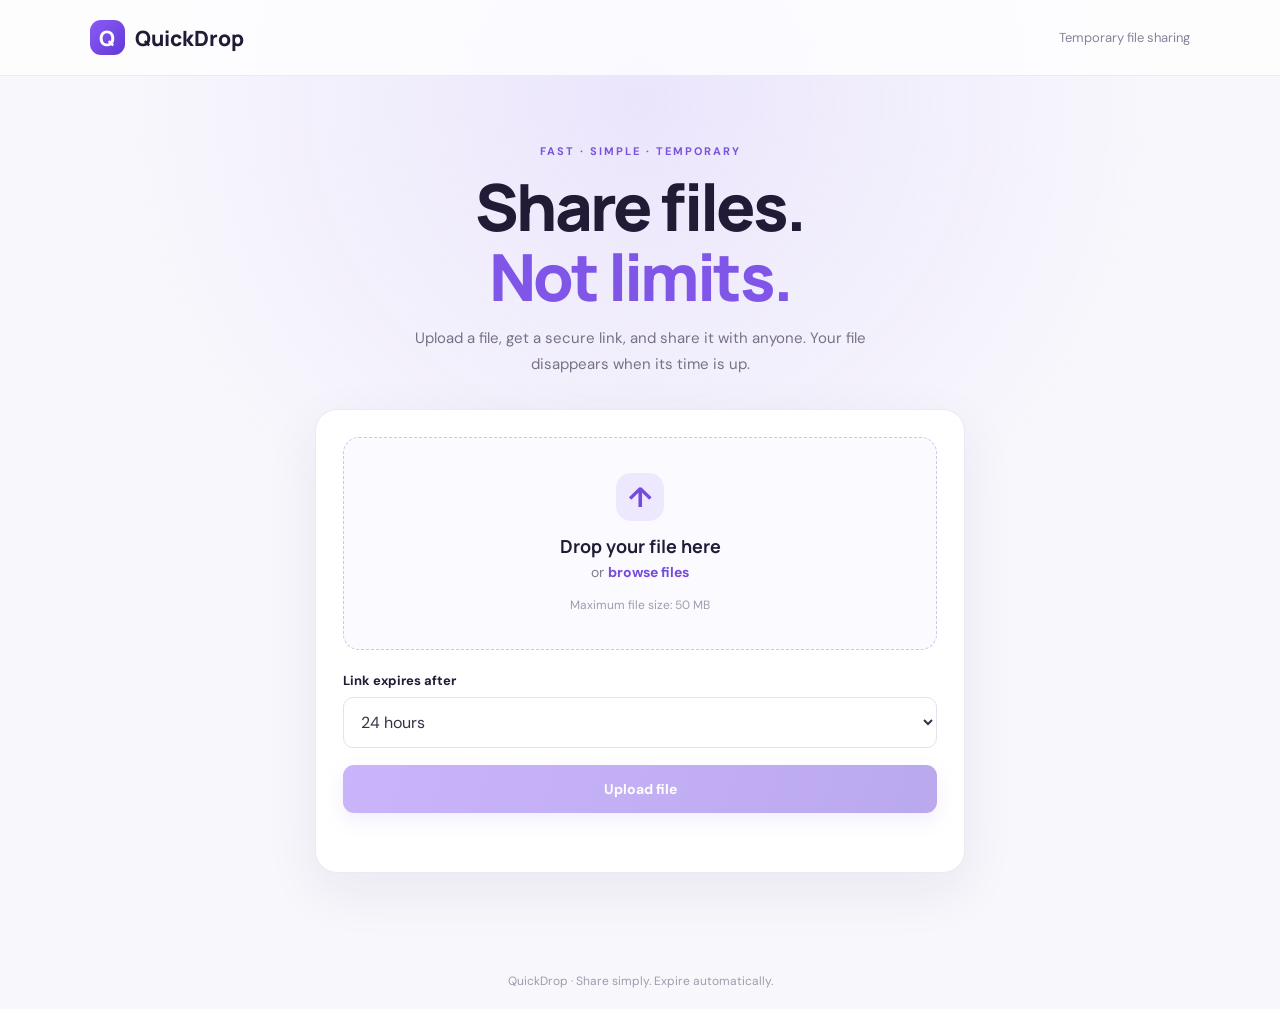
<file: index.html>
<!DOCTYPE html>
<html lang="en">
<head>
    <meta charset="UTF-8">
    <meta name="viewport" content="width=device-width, initial-scale=1.0">
    <meta name="description" content="QuickDrop - Share files with temporary download links.">

    <title>QuickDrop | Temporary File Sharing</title>

    <!-- GitHub Pages CSS -->
    <link rel="stylesheet" href="./style.css">
</head>

<body>

    <header class="topbar">
        <a class="brand" href="./">
            <span class="brand-icon">Q</span>
            <span>QuickDrop</span>
        </a>

        <span class="tagline">Temporary file sharing</span>
    </header>

    <main class="container">

        <section class="intro">
            <div class="eyebrow">FAST · SIMPLE · TEMPORARY</div>

            <h1>
                Share files.<br>
                <span>Not limits.</span>
            </h1>

            <p>
                Upload a file, get a secure link, and share it with anyone.
                Your file disappears when its time is up.
            </p>
        </section>

        <section class="upload-card">

            <div id="dropZone" class="drop-zone" tabindex="0"
                 role="button" aria-label="Choose or drop a file">

                <div class="upload-icon">↑</div>

                <h2>Drop your file here</h2>

                <p>
                    or
                    <button id="browseButton" class="text-button" type="button">
                        browse files
                    </button>
                </p>

                <small>Maximum file size: 50 MB</small>

                <input id="fileInput" type="file" hidden>
            </div>

            <div id="selectedFile" class="selected-file hidden">

                <div class="file-symbol">FILE</div>

                <div class="file-details">
                    <strong id="fileName"></strong>
                    <small id="fileSize"></small>
                </div>

                <button id="removeFile" class="remove-button"
                        type="button" aria-label="Remove file">
                    ×
                </button>
            </div>

            <label class="field-label" for="expirySelect">
                Link expires after
            </label>

            <select id="expirySelect">
                <option value="1">1 hour</option>
                <option value="6">6 hours</option>
                <option value="24" selected>24 hours</option>
                <option value="168">7 days</option>
            </select>

            <button id="uploadButton" class="primary-button"
                    type="button" disabled>
                Upload file
            </button>

            <div id="status" class="status"
                 role="status" aria-live="polite"></div>

            <div id="progressWrap" class="progress-wrap hidden">
                <div id="progressBar" class="progress-bar"></div>
            </div>

        </section>

        <section id="resultCard" class="result-card hidden">

            <div class="success-icon">✓</div>

            <h2>Your link is ready!</h2>

            <p id="resultFileName" class="result-filename"></p>

            <div class="link-row">
                <input id="shareLink" type="text" readonly
                       aria-label="Share link">

                <button id="copyButton" class="secondary-button"
                        type="button">
                    Copy link
                </button>
            </div>

            <p id="expiryText" class="expiry-text"></p>

            <a id="openLink" class="download-link"
               href="#" target="_blank" rel="noopener">
                Open download page ↗
            </a>

        </section>

    </main>

    <footer>
        QuickDrop · Share simply. Expire automatically.
    </footer>

    <!-- GitHub Pages JavaScript -->
    <script src="./app.js"></script>

</body>
</html>
</file>
<file: style.css>
@import url('https://fonts.googleapis.com/css2?family=DM+Sans:wght@400;500;600;700&family=Manrope:wght@500;600;700;800&display=swap');

:root {
  font-family: 'DM Sans', sans-serif;
  color: #211b35;
  background: #f7f5ff;
  font-synthesis: none;
}

* { box-sizing: border-box; }

body {
  margin: 0;
  min-height: 100vh;
  background:
    radial-gradient(circle at 50% 10%, rgba(169, 142, 255, .17), transparent 32rem),
    #f8f7fc;
}

.topbar {
  height: 76px;
  padding: 0 7%;
  display: flex;
  align-items: center;
  justify-content: space-between;
  border-bottom: 1px solid #ece9f4;
  background: rgba(255,255,255,.78);
}

.brand {
  display: flex;
  align-items: center;
  gap: 10px;
  color: #211b35;
  text-decoration: none;
  font: 800 21px 'Manrope', sans-serif;
}

.brand-icon {
  width: 35px;
  height: 35px;
  display: grid;
  place-items: center;
  border-radius: 11px;
  color: white;
  background: linear-gradient(135deg, #8b5cf6, #6338d8);
}

.tagline { color: #89839a; font-size: 13px; }

.container {
  width: min(100% - 32px, 650px);
  margin: 68px auto 80px;
}

.intro { text-align: center; margin-bottom: 32px; }

.eyebrow {
  color: #7854dc;
  font-size: 11px;
  font-weight: 700;
  letter-spacing: 2px;
}

h1 {
  margin: 14px 0;
  font: 800 clamp(42px, 8vw, 65px)/1.08 'Manrope', sans-serif;
  letter-spacing: -2.8px;
}

h1 span { color: #8056e8; }

.intro p {
  max-width: 480px;
  margin: 0 auto;
  color: #777186;
  line-height: 1.7;
  font-size: 15px;
}

.upload-card, .result-card {
  padding: 27px;
  border: 1px solid #ece8f5;
  border-radius: 22px;
  background: white;
  box-shadow: 0 18px 55px rgba(48, 32, 91, .07);
}

.drop-zone {
  padding: 35px 16px;
  text-align: center;
  border: 1.5px dashed #cfc4f0;
  border-radius: 16px;
  background: #fbfaff;
  cursor: pointer;
  outline: none;
  transition: .2s ease;
}

.drop-zone:hover, .drop-zone.dragging {
  border-color: #8056e8;
  background: #f6f2ff;
}

.upload-icon {
  width: 48px;
  height: 48px;
  margin: 0 auto 13px;
  display: grid;
  place-items: center;
  border-radius: 15px;
  background: #eee8ff;
  color: #754bdc;
  font-size: 28px;
  font-weight: 700;
}

.drop-zone h2 { margin: 0 0 5px; font: 700 18px 'Manrope', sans-serif; }
.drop-zone p { margin: 0 0 12px; color: #827c90; font-size: 14px; }
.drop-zone small { color: #a19bad; font-size: 12px; }

.text-button {
  padding: 0;
  border: 0;
  color: #754bdc;
  background: none;
  font: inherit;
  font-weight: 700;
  cursor: pointer;
}

.selected-file {
  display: flex;
  align-items: center;
  gap: 12px;
  margin-top: 16px;
  padding: 13px;
  border: 1px solid #eeeaf5;
  border-radius: 12px;
}

.file-symbol {
  width: 42px;
  height: 42px;
  display: grid;
  place-items: center;
  border-radius: 10px;
  color: #754bdc;
  background: #f0ebff;
  font-size: 10px;
  font-weight: 800;
}

.file-details { min-width: 0; flex: 1; }
.file-details strong { display: block; overflow: hidden; text-overflow: ellipsis; white-space: nowrap; font-size: 13px; }
.file-details small { display: block; margin-top: 4px; color: #8e879b; }
.remove-button { border: 0; background: none; color: #938ba1; font-size: 24px; cursor: pointer; }

.field-label { display: block; margin: 22px 0 8px; font-size: 13px; font-weight: 700; }

select {
  width: 100%;
  padding: 13px;
  border: 1px solid #e5e0ee;
  border-radius: 10px;
  color: #393148;
  background: white;
  font: inherit;
}

.primary-button, .secondary-button {
  border: 0;
  border-radius: 11px;
  font: 700 14px 'DM Sans', sans-serif;
  cursor: pointer;
  transition: .2s ease;
}

.primary-button {
  width: 100%;
  margin-top: 17px;
  padding: 15px;
  color: white;
  background: linear-gradient(110deg, #8b5cf6, #6941d8);
  box-shadow: 0 7px 18px rgba(117, 75, 220, .2);
}

.primary-button:hover:not(:disabled) { transform: translateY(-1px); }
.primary-button:disabled { opacity: .45; cursor: not-allowed; }

.status { min-height: 20px; margin-top: 12px; text-align: center; color: #777186; font-size: 13px; }
.status.error { color: #d04455; }
.progress-wrap { height: 6px; overflow: hidden; border-radius: 20px; background: #eeeaf5; }
.progress-bar { width: 0; height: 100%; background: #8056e8; transition: width .15s; }

.result-card { margin-top: 20px; text-align: center; }
.success-icon { width: 42px; height: 42px; margin: 0 auto 10px; display: grid; place-items: center; border-radius: 50%; color: #188b5a; background: #e8f8ef; font-size: 22px; }
.result-card h2 { margin: 0 0 6px; font: 700 21px 'Manrope', sans-serif; }
.result-filename { color: #777186; font-size: 13px; overflow-wrap: anywhere; }

.link-row { display: flex; gap: 8px; margin-top: 18px; }
.link-row input { min-width: 0; flex: 1; padding: 12px; border: 1px solid #e8e3f0; border-radius: 9px; background: #faf9fc; font-size: 12px; }
.secondary-button { padding: 0 15px; color: white; background: #7650df; }
.expiry-text { margin: 14px 0; color: #8a8397; font-size: 12px; }
.download-link { color: #754bdc; text-decoration: none; font-size: 13px; font-weight: 700; }

footer { padding: 20px; text-align: center; color: #a19bad; font-size: 12px; }
.hidden { display: none !important; }

@media (max-width: 520px) {
  .topbar { height: 64px; padding: 0 18px; }
  .tagline { font-size: 11px; }
  .container { margin-top: 45px; }
  .upload-card, .result-card { padding: 18px; }
  .link-row { flex-direction: column; }
  .secondary-button { padding: 13px; }
}
</file>
